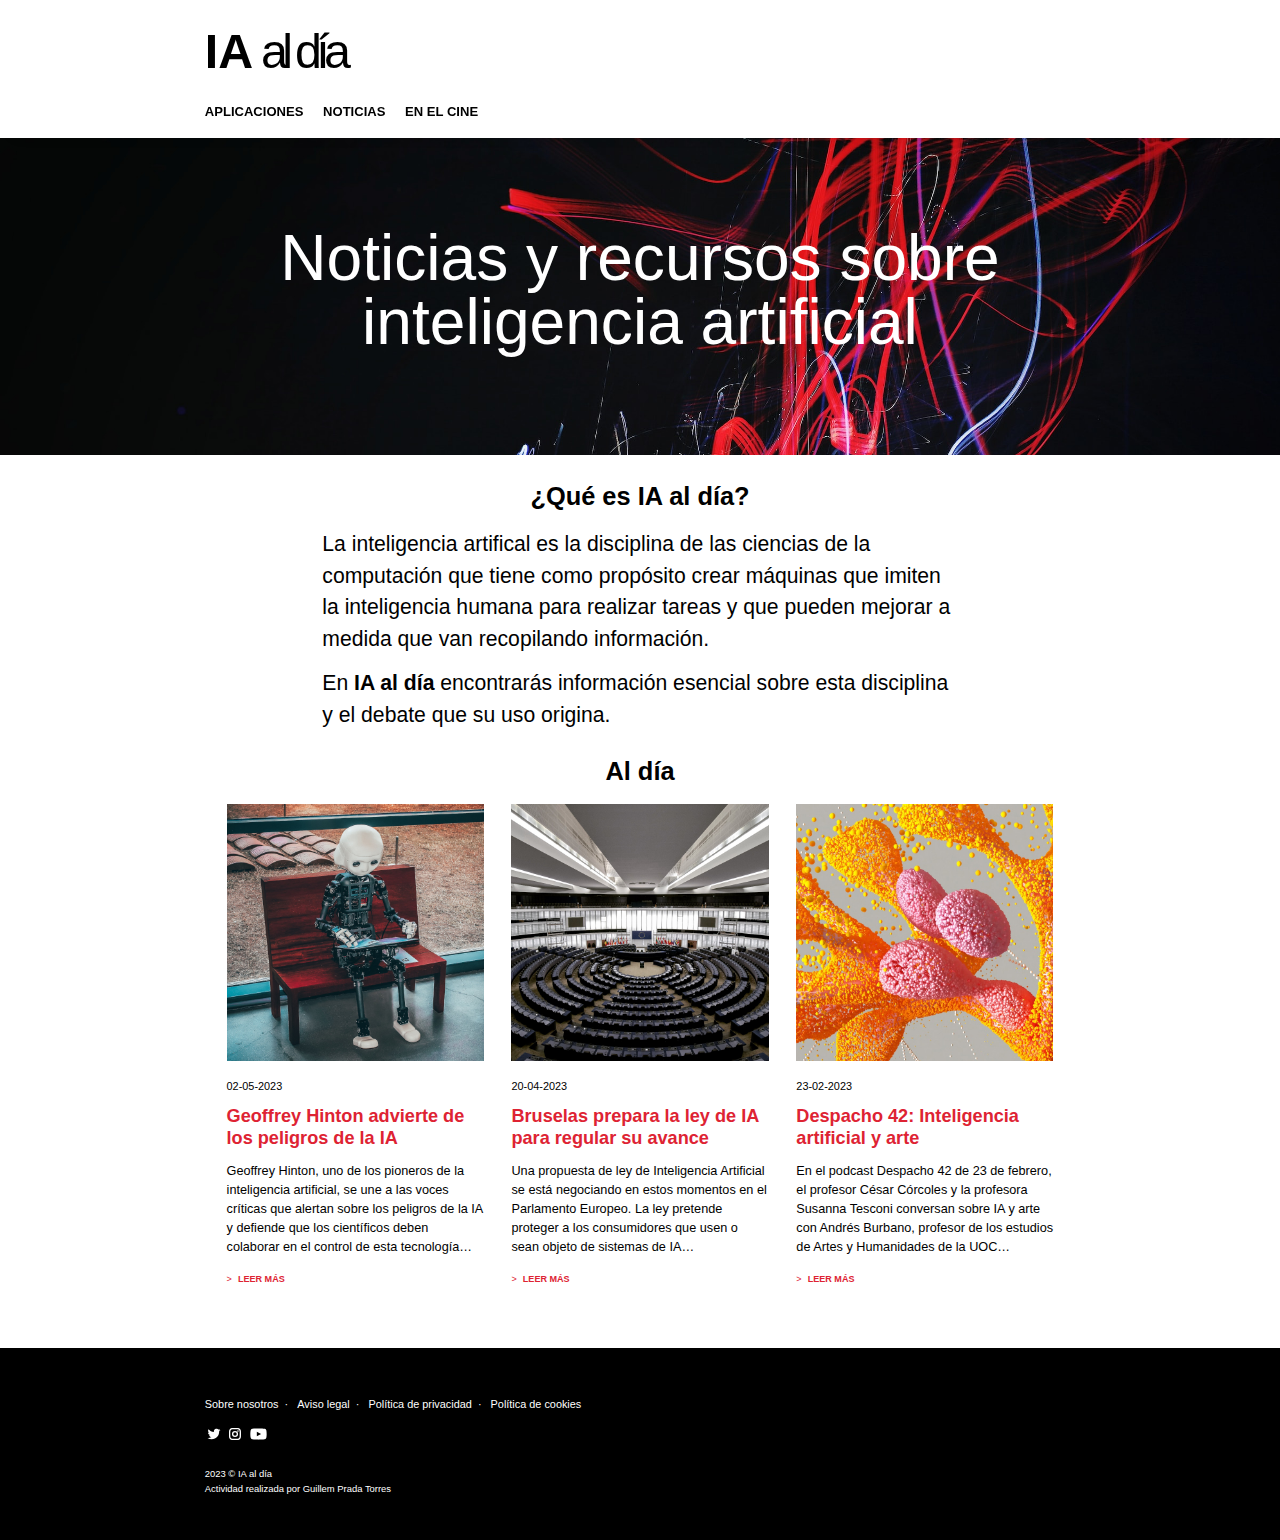
<file: index.html>
<!DOCTYPE html>
<html lang="es">

<head>
    <meta charset="UTF-8">
    <meta http-equiv="X-UA-Compatible" content="IE=edge">
    <meta name="viewport" content="width=device-width, initial-scale=1.0">
    <link rel="icon" sizes="16x16 32x32 48x48" href="img/favicon.ico">
    <link rel="preconnect" href="https://fonts.googleapis.com">
    <link rel="preconnect" href="https://fonts.gstatic.com" crossorigin>
    <link href="https://fonts.googleapis.com/css2?family=Source+Sans+Pro:ital,wght@0,400;0,700;1,400;1,700&display=swap" rel="stylesheet">
    <link href="css/estilos.css" rel="stylesheet" type="text/css">
    <title>IA al dia | Noticias de inteligencia artificial Aplicaciones Películas</title>
</head>

<body>
    <header class="container">
        <h1><a href="index.html"><abbr title="Inteligencia Artifical">IA</abbr><span> al día</span></a></h1>
    </header>
    <nav class="sticky">
        <ul class="container">
            <li><a href="aplicaciones.html">APLICACIONES</a></li>
            <li><a href="#">NOTICIAS</a></li>
            <li><a href="en-el-cine.html">EN EL CINE</a></li>
        </ul>
    </nav>
    <main id="inicio">
        <div class="lema">
            <p>Noticias y recursos sobre inteligencia artificial</p>
        </div>
        <div class="container">
            <section class="intro">
                <h2>¿Qué es <abbr title="Inteligencia Artifical">IA</abbr> al día?</h2>
                <p>La inteligencia artifical es la disciplina de las ciencias de la computación que tiene como propósito crear máquinas que imiten la inteligencia humana para realizar tareas y que pueden mejorar a medida que van recopilando información.</p>
                <p>En <b><abbr title="Inteligencia Artifical">IA</abbr> al día</b> encontrarás información esencial sobre esta disciplina y el debate que su uso origina.</p>
            </section>
            <section>
                <h2>Al día</h2>
                <div id="noticias">
                    <article>
                        <img src="img/n-geoffrey-hinton.jpg" alt="" title="Un robot estudiando sentado en un banco">
                        <p class="fecha"><time datetime="23-5-2">02-05-2023</time></p>
                        <h3><a href="#">Geoffrey Hinton advierte de los peligros de la <abbr title="Inteligencia Artifical">IA</abbr></a></h3>
                        <p>Geoffrey Hinton, uno de los pioneros de la inteligencia artificial, se une a las voces críticas que alertan sobre los peligros de la <abbr title="Inteligencia Artifical">IA</abbr> y defiende que los científicos deben colaborar en el control de esta tecnología&hellip;</p>
                        <a class="linkto" href="#">LEER MÁS</a>
                    </article>
                    <article>
                        <img src="img/n-ue-ia.jpg" alt="" title="Vista panorámica del Parlamento Europeo situado en Bruselas">
                        <p class="fecha"><time datetime="23-4-2">20-04-2023</time></p>
                        <h3><a href="#">Bruselas prepara la ley de <abbr title="Inteligencia Artifical">IA</abbr> para regular su avance</a></h3>
                        <p>Una propuesta de ley de Inteligencia Artificial se está negociando en estos momentos en el Parlamento Europeo. La ley pretende proteger a los consumidores que usen o sean objeto de sistemas de <abbr title="Inteligencia Artifical">IA</abbr>&hellip;</p>
                        <a class="linkto" href="#">LEER MÁS</a>
                    </article>
                    <article>
                        <img src="img/n-despacho42.jpg" alt="" title="Recorte de un post artístico realizado con Inteligencia Artificial">
                        <p class="fecha"><time datetime="23-2-23">23-02-2023</time></p>
                        <h3><a href="despacho-42.html">Despacho 42: Inteligencia artificial y arte</a></h3>
                        <p>En el podcast Despacho 42 de 23 de febrero, el profesor César Córcoles y la profesora Susanna Tesconi conversan sobre <abbr title="Inteligencia Artifical">IA</abbr> y arte con Andrés Burbano, profesor de los estudios de Artes y Humanidades de la <abbr lang="ca" title="Universitat Oberta de Cataluña">UOC</abbr>&hellip;</p>
                        <a class="linkto" href="despacho-42.html">LEER MÁS</a>
                    </article>
                </div>
            </section>
        </div>
    </main>
    <footer>
        <div class="container">
            <div>
                <ul>
                    <li><a href="#">Sobre nosotros</a></li>
                    <li><a href="#">Aviso legal</a></li>
                    <li><a href="#">Política de privacidad</a></li>
                    <li><a href="#">Política de cookies</a></li>
                </ul>
            </div>
            <div class="rrss">
                <a href="#">
                    <img src="img/twitter.svg" alt="" title="Link a nuestro perfil de Twitter">
                </a>
                <a href="#">
                    <img src="img/instagram.svg" alt="" title="Link a nuestro Instagram">
                </a>
                <a href="#">
                    <img src="img/youtube.svg" alt="" title="Link a nuestro canal de YouTube">
                </a>
            </div>
            <div class="copyright">
                <p>2023 &copy; <abbr title="Inteligencia Artifical">IA</abbr> al día</p>
                <p>Actividad realizada por Guillem Prada Torres</p>
            </div>
        </div>
    </footer>
</body>

</html>
</file>
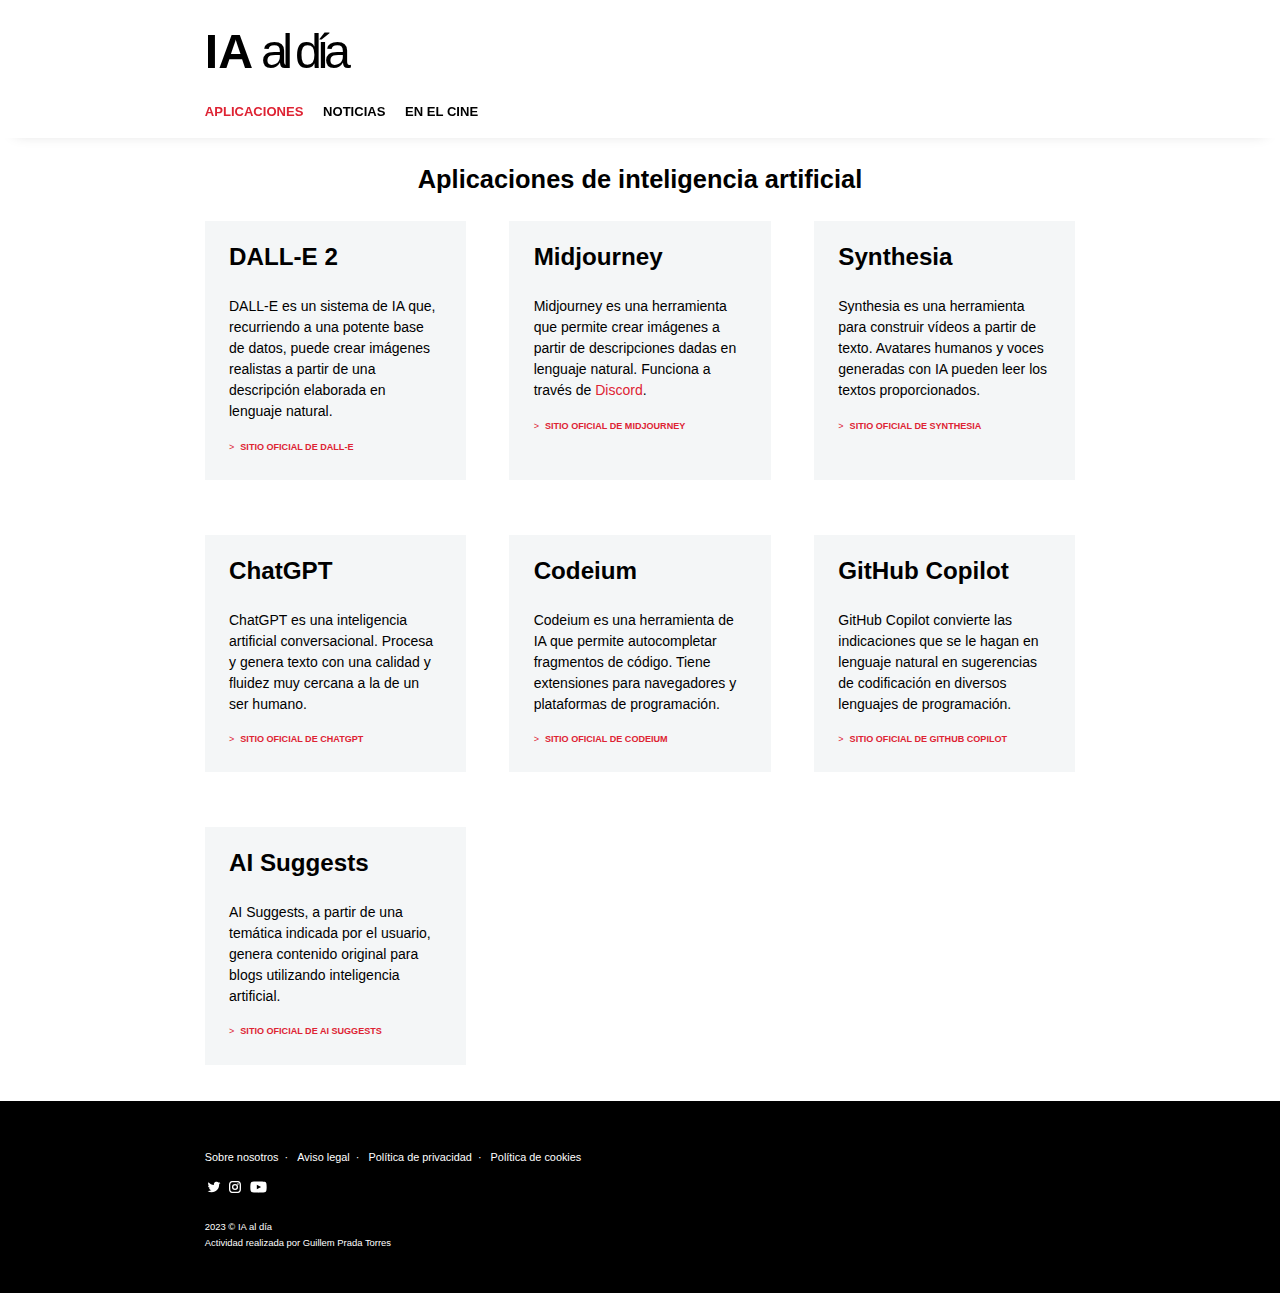
<file: aplicaciones.html>
<!DOCTYPE html>
<html lang="es">

<head>
    <meta charset="UTF-8">
    <meta http-equiv="X-UA-Compatible" content="IE=edge">
    <meta name="viewport" content="width=device-width, initial-scale=1.0">
    <link rel="icon" sizes="16x16 32x32 48x48" href="img/favicon.ico">
    <link rel="preconnect" href="https://fonts.googleapis.com">
    <link rel="preconnect" href="https://fonts.gstatic.com" crossorigin>
    <link href="https://fonts.googleapis.com/css2?family=Source+Sans+Pro:ital,wght@0,400;0,700;1,400;1,700&display=swap" rel="stylesheet">
    <link href="css/estilos.css" rel="stylesheet" type="text/css">
    <title>Apps de IA | chats, creación de imágenes, asistentes para el trabajo y más</title>
</head>

<body>
    <header class="container">
        <h1><a href="index.html"><abbr title="Inteligencia Artifical">IA</abbr><span> al día</span></a></h1>
    </header>
    <nav class="sticky">
        <ul class="container">
            <li class="active"><a href="aplicaciones.html">APLICACIONES</a></li>
            <li><a href="#">NOTICIAS</a></li>
            <li><a href="en-el-cine.html">EN EL CINE</a></li>
        </ul>
    </nav>
    <main class="aplicaciones">
        <div class="container">
            <h2>Aplicaciones de inteligencia artificial</h2>
            <div id="apps">
                <div>
                    <h3>DALL-E 2</h3>
                    <p>DALL-E es un sistema de <abbr title="Inteligencia Artificial">IA</abbr> que, recurriendo a una potente base de datos, puede crear imágenes realistas a partir de una descripción elaborada en lenguaje natural.</p>
                    <a class="linkto" href="https://openai.com/product/dall-e-2">SITIO OFICIAL DE DALL-E</a>
                </div>
                <div>
                    <h3>Midjourney</h3>
                    <p>Midjourney es una herramienta que permite crear imágenes a partir de descripciones dadas en lenguaje natural. Funciona a través de <a class="under" href="https://discord.com">Discord</a>.</p>
                    <a class="linkto" href="https://www.midjourney.com/home/">SITIO OFICIAL DE MIDJOURNEY</a>
                </div>
                <div>
                    <h3>Synthesia</h3>
                    <p>Synthesia es una herramienta para construir vídeos a partir de texto. Avatares humanos y voces generadas con <abbr title="Inteligencia Artifical">IA</abbr> pueden leer los textos proporcionados.</p>
                    <a class="linkto" href="https://www.synthesia.io/">SITIO OFICIAL DE SYNTHESIA</a>
                </div>
                <div>
                    <h3>ChatGPT</h3>
                    <p>ChatGPT es una inteligencia artificial conversacional. Procesa y genera texto con una calidad y fluidez muy cercana a la de un ser humano.</p>
                    <a class="linkto" href="https://chat.openai.com/">SITIO OFICIAL DE CHATGPT</a>
                </div>
                <div>
                    <h3>Codeium</h3>
                    <p>Codeium es una herramienta de <abbr title="Inteligencia Artifical">IA</abbr> que permite autocompletar fragmentos de código. Tiene extensiones para navegadores y plataformas de programación.</p>
                    <a class="linkto" href="https://codeium.com/">SITIO OFICIAL DE CODEIUM</a>
                </div>
                <div>
                    <h3>GitHub Copilot</h3>
                    <p>GitHub Copilot convierte las indicaciones que se le hagan en lenguaje natural en sugerencias de codificación en diversos lenguajes de programación.</p>
                    <a class="linkto" href="https://github.com/features/copilot">SITIO OFICIAL DE GITHUB COPILOT</a>
                </div>
                <div>
                    <h3><abbr lang="en" title="Artificial Intelligence">AI</abbr> Suggests</h3>
                    <p><abbr lang="en" title="Artificial Intelligence">AI</abbr> Suggests, a partir de una temática indicada por el usuario, genera contenido original para blogs utilizando inteligencia artificial.</p>
                    <a class="linkto" href="https://ai-suggests.com/">SITIO OFICIAL DE AI SUGGESTS</a>
                </div>
            </div>
        </div>
    </main>
    <footer>
        <div class="container">
            <div>
                <ul>
                    <li><a href="#">Sobre nosotros</a></li>
                    <li><a href="#">Aviso legal</a></li>
                    <li><a href="#">Política de privacidad</a></li>
                    <li><a href="#">Política de cookies</a></li>
                </ul>
            </div>
            <div class="rrss">
                <a href="#">
                    <img src="img/twitter.svg" alt="" title="Link a nuestro perfil de Twitter">
                </a>
                <a href="#">
                    <img src="img/instagram.svg" alt="" title="Link a nuestro Instagram">
                </a>
                <a href="#">
                    <img src="img/youtube.svg" alt="" title="Link a nuestro canal de YouTube">
                </a>
            </div>
            <div class="copyright">
                <p>2023 &copy; <abbr title="Inteligencia Artifical">IA</abbr> al día</p>
                <p>Actividad realizada por Guillem Prada Torres</p>
            </div>
        </div>
    </footer>
</body>

</html>
</file>
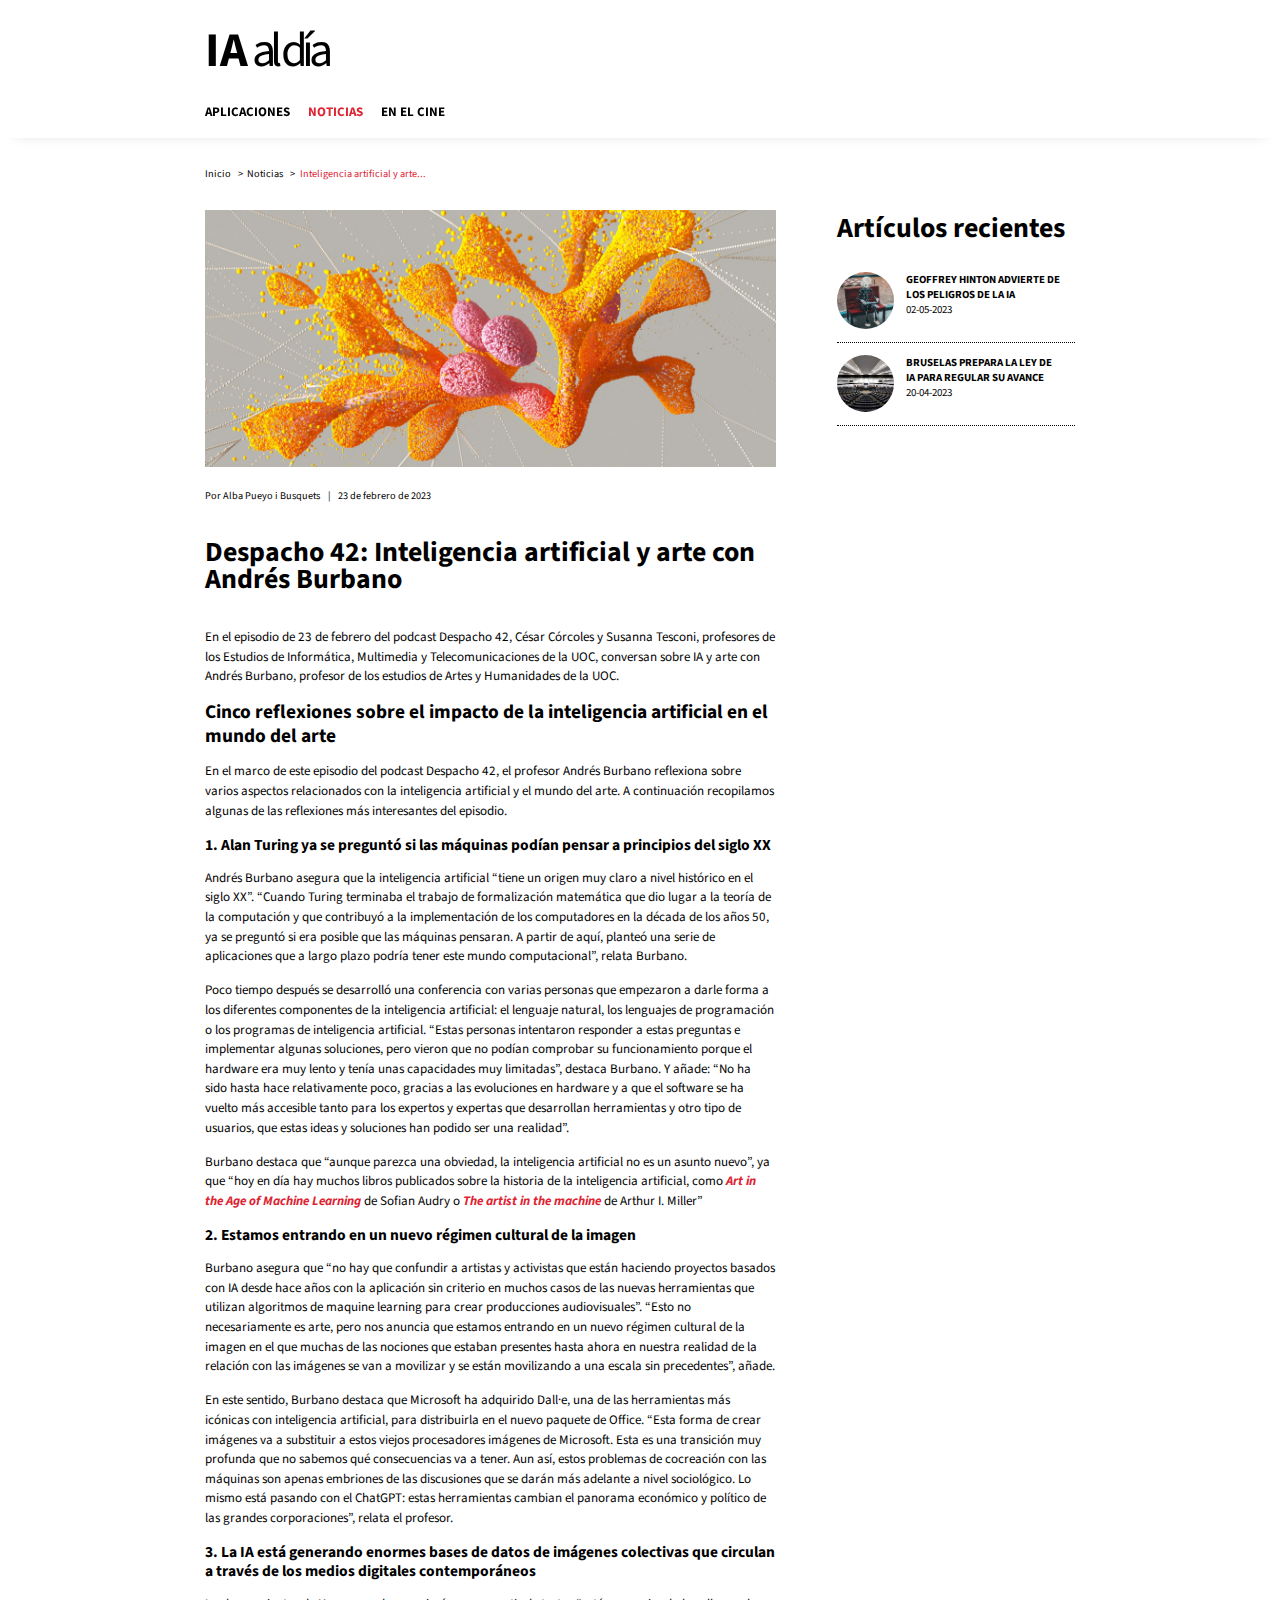
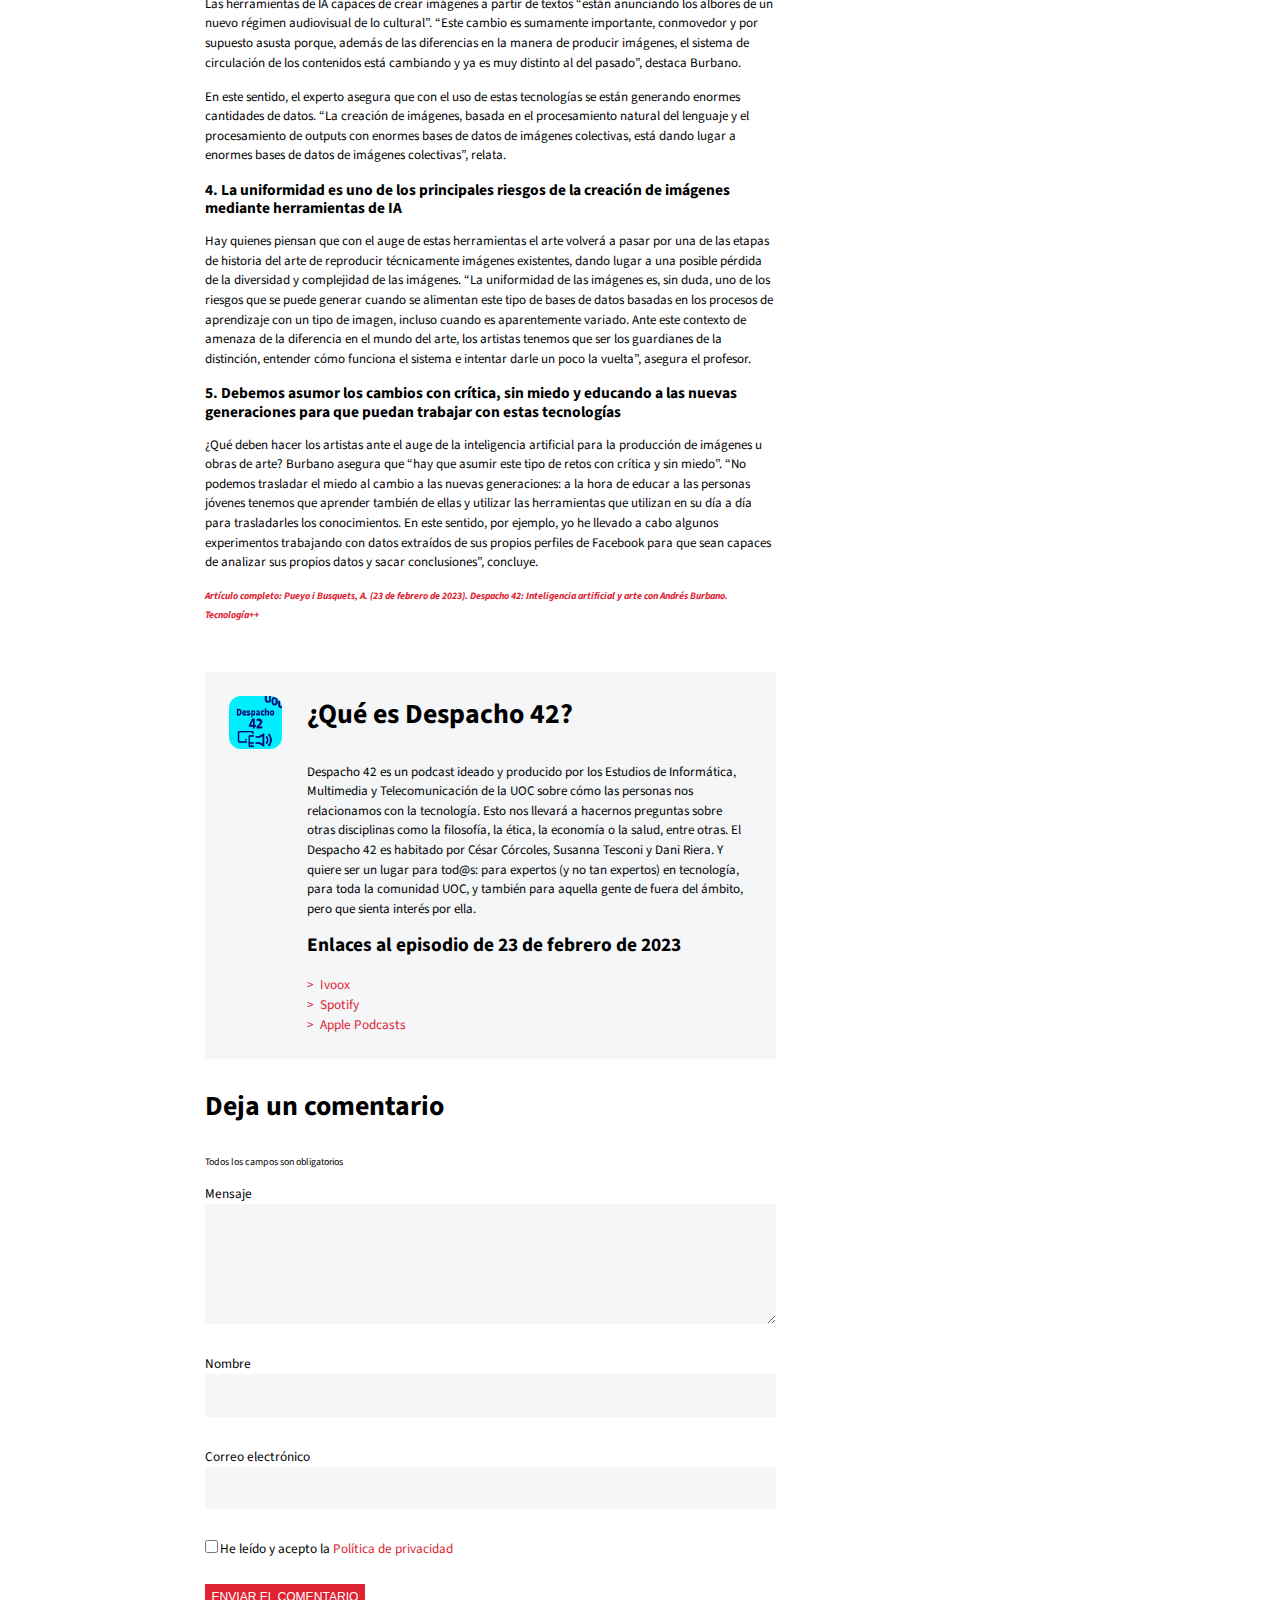
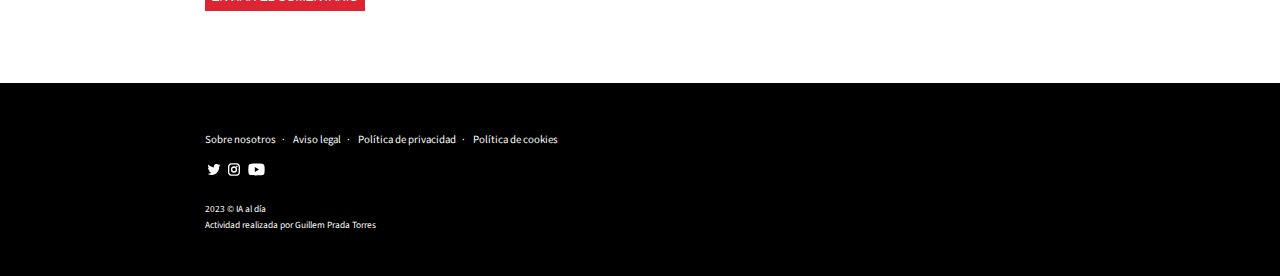
<file: despacho-42.html>
<!DOCTYPE html>
<html lang="es">

<head>
    <meta charset="UTF-8">
    <meta http-equiv="X-UA-Compatible" content="IE=edge">
    <meta name="viewport" content="width=device-width, initial-scale=1.0">
    <link rel="icon" sizes="16x16 32x32 48x48" href="img/favicon.ico">
    <link rel="preconnect" href="https://fonts.googleapis.com">
    <link rel="preconnect" href="https://fonts.gstatic.com" crossorigin>
    <link href="https://fonts.googleapis.com/css2?family=Source+Sans+3:ital,wght@0,400;0,700;1,400;1,700&display=swap" rel="stylesheet">
    <link href="css/estilos.css" rel="stylesheet" type="text/css">
    <title>Inteligencia Artificial y arte con Andrés Burbano | Despacho 42 | UOC</title>

</head>

<body>
    <a class="sr" href="#main">Ir al contenido principal</a>
    <header class="container">
        <h1><a href="index.html"><abbr title="Inteligencia Artifical">IA</abbr><span> al día</span></a></h1>
    </header>
    <nav class="sticky">
        <ul class="container">
            <li><a href="aplicaciones.html">APLICACIONES</a></li>
            <li class="active"><a href="#">NOTICIAS</a></li>
            <li><a href="en-el-cine.html">EN EL CINE</a></li>
        </ul>
    </nav>
    <main id="ds42" class="container">
        <nav class="nav">
            <ul class="breadcrumb">
                <li><a href="index.html">Inicio</a></li>
                <li><a href="#">Noticias</a></li>
                <li class="active">Inteligencia artificial y arte...</li>
            </ul>
        </nav>

        <article class="articulo">
            <figure>
                <img src="img/n-despacho42-post.jpg" alt="Obra de arte abstracta realizada con Inteligencia Artificial">
                <figcaption>
                    <cite class="autor">Por Alba Pueyo i Busquets &nbsp;&nbsp;&nbsp;|&nbsp;&nbsp;&nbsp; <time datetime="2023-02-23">23 de febrero de 2023</time></cite>
                </figcaption>
            </figure>
            <section>
                <h2>Despacho 42: Inteligencia artificial y arte con Andrés Burbano</h2>
                <p>En el episodio de 23 de febrero del podcast Despacho 42, César Córcoles y Susanna Tesconi, profesores de los
                    Estudios de Informática, Multimedia y Telecomunicaciones de la <abbr lang="ca" title="Universitat Oberta de Catalunya">UOC</abbr>,
                    conversan sobre <abbr title="Inteligencia artificial">IA</abbr> y arte con Andrés Burbano, profesor de los
                    estudios de Artes y Humanidades de la <abbr lang="ca" title="Universitat Oberta de Catalunya">UOC</abbr>.
                </p>
                <h3>Cinco reflexiones sobre el impacto de la inteligencia artificial en el mundo del arte</h3>
                <p>
                    En el marco de este episodio del podcast Despacho 42, el profesor Andrés Burbano reflexiona sobre varios
                    aspectos relacionados con la inteligencia artificial y el mundo del arte. A continuación recopilamos algunas
                    de las reflexiones más interesantes del episodio.
                </p>

                <h4>1. Alan Turing ya se preguntó si las máquinas podían pensar a principios del siglo XX</h4>
                <p>
                    Andrés Burbano asegura que la inteligencia artificial <q>tiene un origen muy claro a nivel histórico en el siglo XX</q>.
                    <q>Cuando Turing terminaba el trabajo de formalización matemática que dio lugar a la teoría de la computación y que contribuyó
                        a la implementación de los computadores en la década de los años 50, ya se preguntó si era posible que las máquinas pensaran.
                        A partir de aquí, planteó una serie de aplicaciones que a largo plazo podría tener este mundo computacional</q>, relata Burbano.

                </p>
                <p>
                    Poco tiempo después se desarrolló una conferencia con varias personas que empezaron a darle forma a los diferentes
                    componentes de la inteligencia artificial: el lenguaje natural, los lenguajes de programación o los programas de
                    inteligencia artificial. <q>Estas personas intentaron responder a estas preguntas e implementar algunas soluciones,
                        pero vieron que no podían comprobar su funcionamiento porque el hardware era muy lento y tenía unas capacidades muy limitadas</q>,
                    destaca Burbano. Y añade: <q>No ha sido hasta hace relativamente poco, gracias a las evoluciones en hardware y a
                        que el software se ha vuelto más accesible tanto para los expertos y expertas que desarrollan herramientas y otro
                        tipo de usuarios, que estas ideas y soluciones han podido ser una realidad</q>.

                </p>
                <p>
                    Burbano destaca que <q>aunque parezca una obviedad, la inteligencia artificial no es un asunto nuevo</q>, ya que <q>hoy
                        en día hay muchos libros publicados sobre la historia de la inteligencia artificial, como <cite class="titulo">
                            <a class="under" href="https://mitpress.mit.edu/9780262046183/art-in-the-age-of-machine-learning/">
                                Art in the Age of Machine Learning</a></cite> de <cite class="autor">Sofian Audry</cite> o <cite class="titulo">
                            <a class="under" href="https://www.artistinthemachine.net/"> The artist in the machine</a></cite>
                        de <cite class="autor">Arthur I. Miller</cite></q>
                </p>
                <h4>2. Estamos entrando en un nuevo régimen cultural de la imagen</h4>
                <p>
                    Burbano asegura que <q>no hay que confundir a artistas y activistas que están haciendo proyectos basados con
                        <abbr title="Inteligencia artificial">IA</abbr> desde hace años con la aplicación sin criterio en muchos casos de las nuevas herramientas que
                        utilizan algoritmos de <span lang="en">maquine learning</span> para crear producciones audiovisuales</q>.
                    <q>Esto no necesariamente es arte, pero nos anuncia que estamos entrando en un nuevo régimen cultural de la
                        imagen en el que muchas de las nociones que estaban presentes hasta ahora en nuestra realidad de la relación
                        con las imágenes se van a movilizar y se están movilizando a una escala sin precedentes</q>, añade.
                </p>
                <p>
                    En este sentido, Burbano destaca que Microsoft ha adquirido Dall·e, una de las herramientas más icónicas con
                    inteligencia artificial, para distribuirla en el nuevo paquete de Office. <q>Esta forma de crear imágenes va a
                        substituir a estos viejos procesadores imágenes de Microsoft. Esta es una transición muy profunda que no sabemos
                        qué consecuencias va a tener. Aun así, estos problemas de cocreación con las máquinas son apenas embriones de las
                        discusiones que se darán más adelante a nivel sociológico. Lo mismo está pasando con el ChatGPT: estas herramientas
                        cambian el panorama económico y político de las grandes corporaciones</q>, relata el profesor.
                </p>
                <h4>3. La IA está generando enormes bases de datos de imágenes colectivas que circulan a través
                    de los medios digitales contemporáneos</h4>
                <p>
                    Las herramientas de IA capaces de crear imágenes a partir de textos <q>están anunciando los albores de un nuevo régimen audiovisual
                        de lo cultural</q>. <q>Este cambio es sumamente importante, conmovedor y por supuesto asusta porque, además de las diferencias en
                        la manera de producir imágenes, el sistema de circulación de los contenidos está cambiando y ya es muy distinto al del pasado</q>,
                    destaca Burbano.
                </p>
                <p>
                    En este sentido, el experto asegura que con el uso de estas tecnologías se están generando enormes cantidades de datos.
                    <q>La creación de imágenes, basada en el procesamiento natural del lenguaje y el procesamiento de outputs con enormes
                        bases de datos de imágenes colectivas, está dando lugar a enormes bases de datos de imágenes colectivas</q>, relata.

                </p>
                <h4>4. La uniformidad es uno de los principales riesgos de la creación de imágenes mediante
                    herramientas de <abbr title="Inteligencia Artifical">IA</abbr></h4>
                <p>
                    Hay quienes piensan que con el auge de estas herramientas el arte volverá a pasar por una de las etapas de historia
                    del arte de reproducir técnicamente imágenes existentes, dando lugar a una posible pérdida de la diversidad y complejidad
                    de las imágenes. <q>La uniformidad de las imágenes es, sin duda, uno de los riesgos que se puede generar cuando se alimentan
                        este tipo de bases de datos basadas en los procesos de aprendizaje con un tipo de imagen, incluso cuando es aparentemente
                        variado. Ante este contexto de amenaza de la diferencia en el mundo del arte, los artistas tenemos que ser los guardianes de
                        la distinción, entender cómo funciona el sistema e intentar darle un poco la vuelta</q>, asegura el profesor.
                </p>
                <h4>5. Debemos asumor los cambios con crítica, sin miedo y educando a las nuevas generaciones
                    para que puedan trabajar con estas tecnologías</h4>
                <p>
                    ¿Qué deben hacer los artistas ante el auge de la inteligencia artificial para la producción de imágenes u obras de arte?
                    Burbano asegura que <q>hay que asumir este tipo de retos con crítica y sin miedo</q>. <q>No podemos trasladar el miedo al
                        cambio a las nuevas generaciones: a la hora de educar a las personas jóvenes tenemos que aprender también de ellas y
                        utilizar las herramientas que utilizan en su día a día para trasladarles los conocimientos. En este sentido, por ejemplo,
                        yo he llevado a cabo algunos experimentos trabajando con datos extraídos de sus propios perfiles de Facebook para que sean
                        capaces de analizar sus propios datos y sacar conclusiones</q>, concluye.
                </p>
                <cite class="titulo last"><a class="under" href="http://blogs.uoc.edu/informatica/despacho-42-inteligencia-artificial-y-arte/">
                        Artículo completo: Pueyo i Busquets, A. (<time datetime="2023-02-23">23 de febrero de 2023</time>).
                        Despacho 42: Inteligencia artificial y arte con Andrés Burbano. Tecnología++</a></cite>
            </section>
            <blockquote>
                <img src="img/isologo-despacho42.jpg" alt="">
                <div>
                    <h2>¿Qué es Despacho 42?</h2>
                    <p>Despacho 42 es un podcast ideado y producido por los Estudios de Informática, Multimedia y Telecomunicación de la
                        <abbr lang="ca" title="Universitat Oberta de Catalunya">UOC</abbr> sobre cómo las personas nos relacionamos con la tecnología.
                        Esto nos llevará a hacernos preguntas sobre otras disciplinas como la filosofía, la ética, la economía o la salud, entre otras.
                        El Despacho 42 es habitado por César Córcoles, Susanna Tesconi y Dani Riera. Y quiere ser un lugar para tod@s: para expertos
                        (y no tan expertos) en tecnología, para toda la comunidad <abbr lang="ca" title="Universitat Oberta de Catalunya">UOC</abbr>,
                        y también para aquella gente de fuera del ámbito, pero que sienta interés por ella.
                    </p>
                    <h3>Enlaces al episodio de 23 de febrero de 2023</h3>
                    <ul>
                        <li><a class="to" href="">Ivoox</a></li>
                        <li><a class="to" href="">Spotify</a></li>
                        <li><a class="to" href="">Apple Podcasts</a></li>
                    </ul>
                </div>
            </blockquote>
            <form name="comentario" action="despacho-42.html" method="post">
                <h2>Deja un comentario</h2>
                <p class="obligatorio">Todos los campos son obligatorios</p>
                <ul>
                    <li>
                        <label for="mensaje">Mensaje</label>
                        <textarea name="mensaje" id="mensaje" rows="8" title="Deja aquí tu comentario" required></textarea>
                    </li>
                    <li>
                        <label for="nombre">Nombre</label>
                        <input type="text" name="nombre" id="nombre" value pattern="[a-zA-ZàáâäãåąčćęèéêëėįìíîïłńòóôöõøùúûüųūÿýżźñçčšžÀÁÂÄÃÅĄĆČĖĘÈÉÊËÌÍÎÏĮŁŃÒÓÔÖÕØÙÚÛÜŲŪŸÝŻŹÑßÇŒÆČŠŽ∂ð ,.'-]{2,64}" title="Solo caracteres alfabéticos. Un mínimo de 2 y un máximo de 64 caracteres" required>
                    <li>
                        <label for="mail">Correo electrónico</label>
                        <input type="email" id="mail" name="user_mail" title="Introduce un correo electrónico válido" pattern="[a-zA-Z0-9_-]([\.]?[a-zA-Z0-9_-])+@[a-zA-Z0-9]([^@&%$\/()=?¿!.,:;]|\d)+[a-zA-Z0-9][\.][a-zA-Z]{2,4}([\.][a-zA-Z]{2})?" required>
                    </li>
                    <li>
                        <input type="checkbox" name="politica" id="politica" value="Aceptación de la política de privacidad y aviso legal" required>
                        <label for="politica"> He leído y acepto la <a href="#">Política de privacidad</a></label>
                    </li>
                    <li>
                        <button type="submit">Enviar el comentario</button>
                    </li>
                </ul>
            </form>
        </article>
        <aside class="aside">
            <h2>Artículos recientes</h2>
            <article>
                <img src="img/n-geoffrey-hinton-thumbnail.jpg" alt="" title="Un robot estudiando sentado en un banco">
                <div>
                    <a href="#">
                        <h3>GEOFFREY HINTON ADVIERTE DE LOS PELIGROS DE LA IA</h3>
                    </a>
                    <p><time datetime="2023-05-02">02-05-2023</time></p>
                </div>
            </article>
            <article>
                <img src="img/n-ue-ia-thumbnail.jpg" alt="" title="Vista panorámica del Parlamento Europeo situado en Bruselas">
                <div>
                    <a href="#">
                        <h3>BRUSELAS PREPARA LA LEY DE IA PARA REGULAR SU AVANCE</h3>
                    </a>
                    <p><time datetime="2023-04-20">20-04-2023</time></p>
                </div>
            </article>
        </aside>
    </main>

    <footer>
        <div class="container">
            <div>
                <ul>
                    <li><a href="#">Sobre nosotros</a></li>
                    <li><a href="#">Aviso legal</a></li>
                    <li><a href="#">Política de privacidad</a></li>
                    <li><a href="#">Política de cookies</a></li>
                </ul>
            </div>
            <div class="rrss">
                <a href="#">
                    <img src="img/twitter.svg" alt="" title="Link a nuestro perfil de Twitter">
                </a>
                <a href="#">
                    <img src="img/instagram.svg" alt="" title="Link a nuestro Instagram">
                </a>
                <a href="#">
                    <img src="img/youtube.svg" alt="" title="Link a nuestro canal de YouTube">
                </a>
            </div>
            <div class="copyright">
                <p>2023 &copy; <abbr title="Inteligencia Artifical">IA</abbr> al día</p>
                <p>Actividad realizada por Guillem Prada Torres</p>
            </div>
        </div>
    </footer>
</body>

</html>
</file>
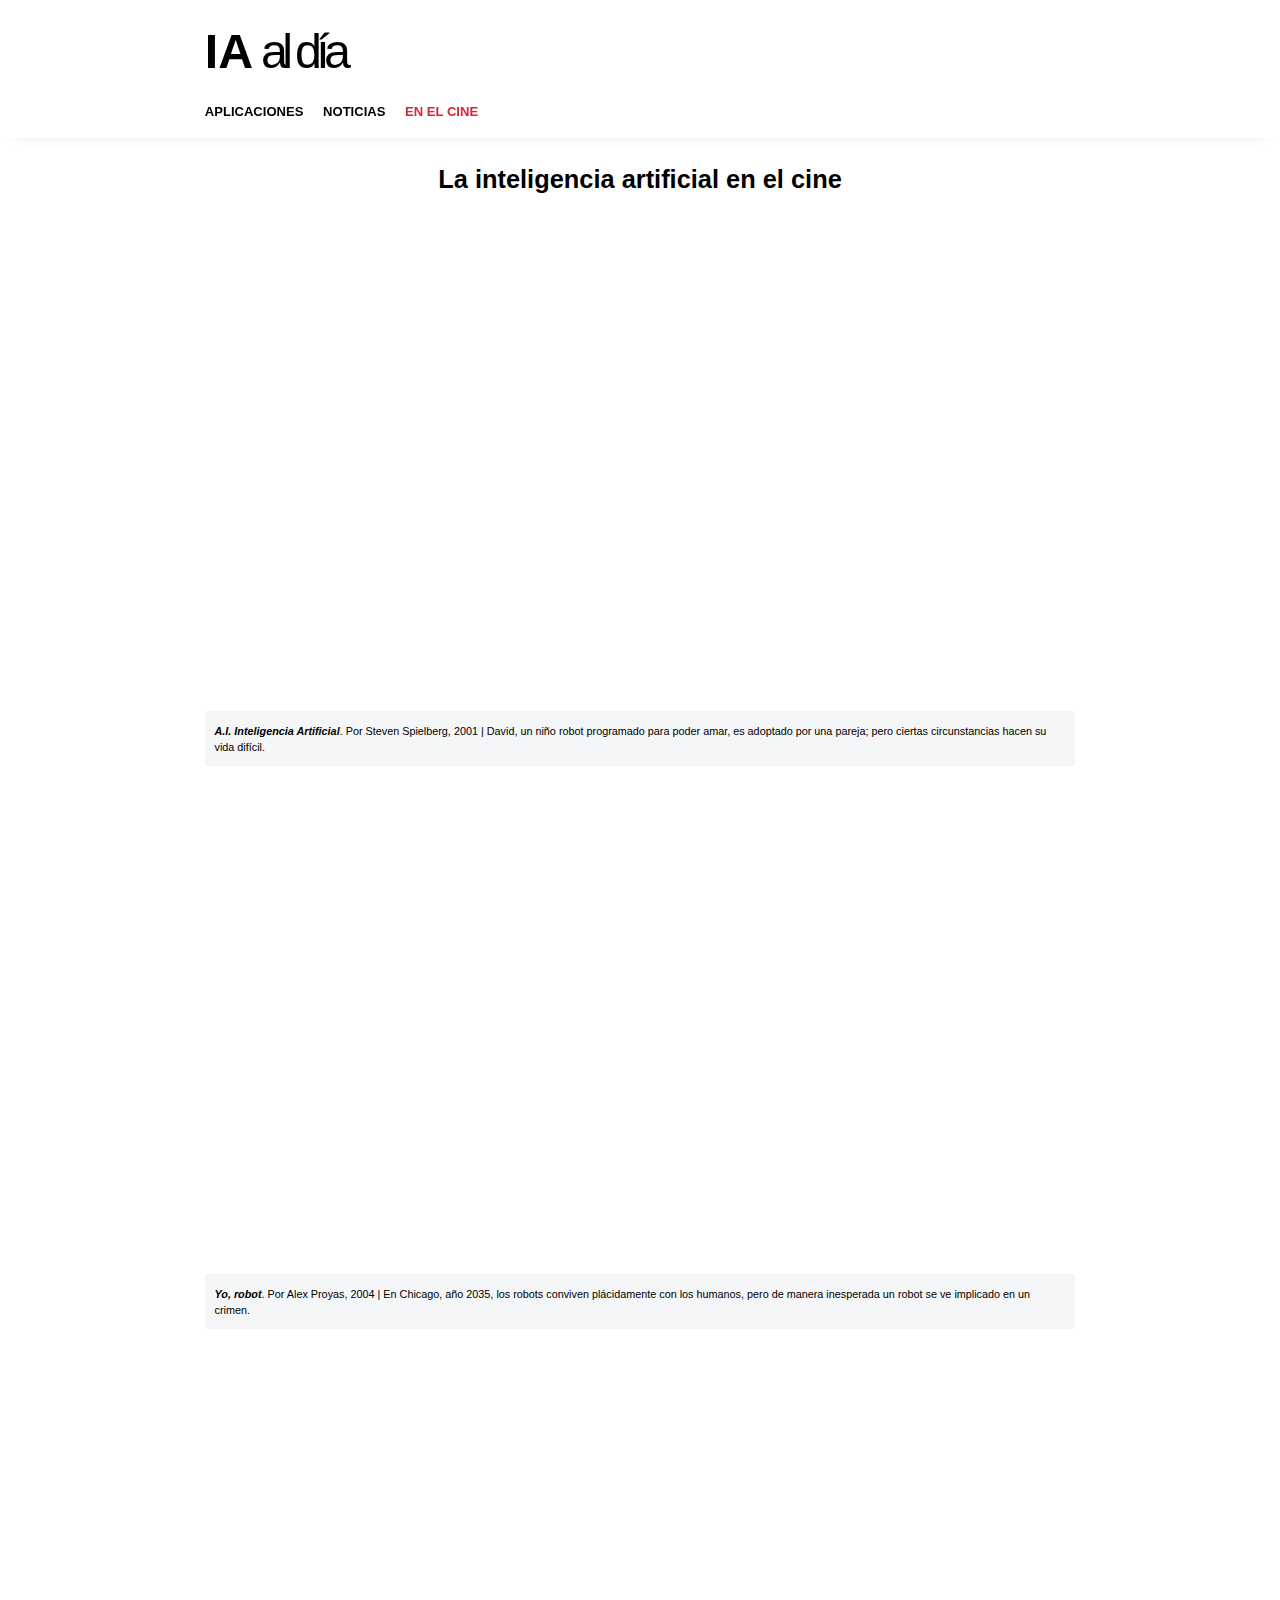
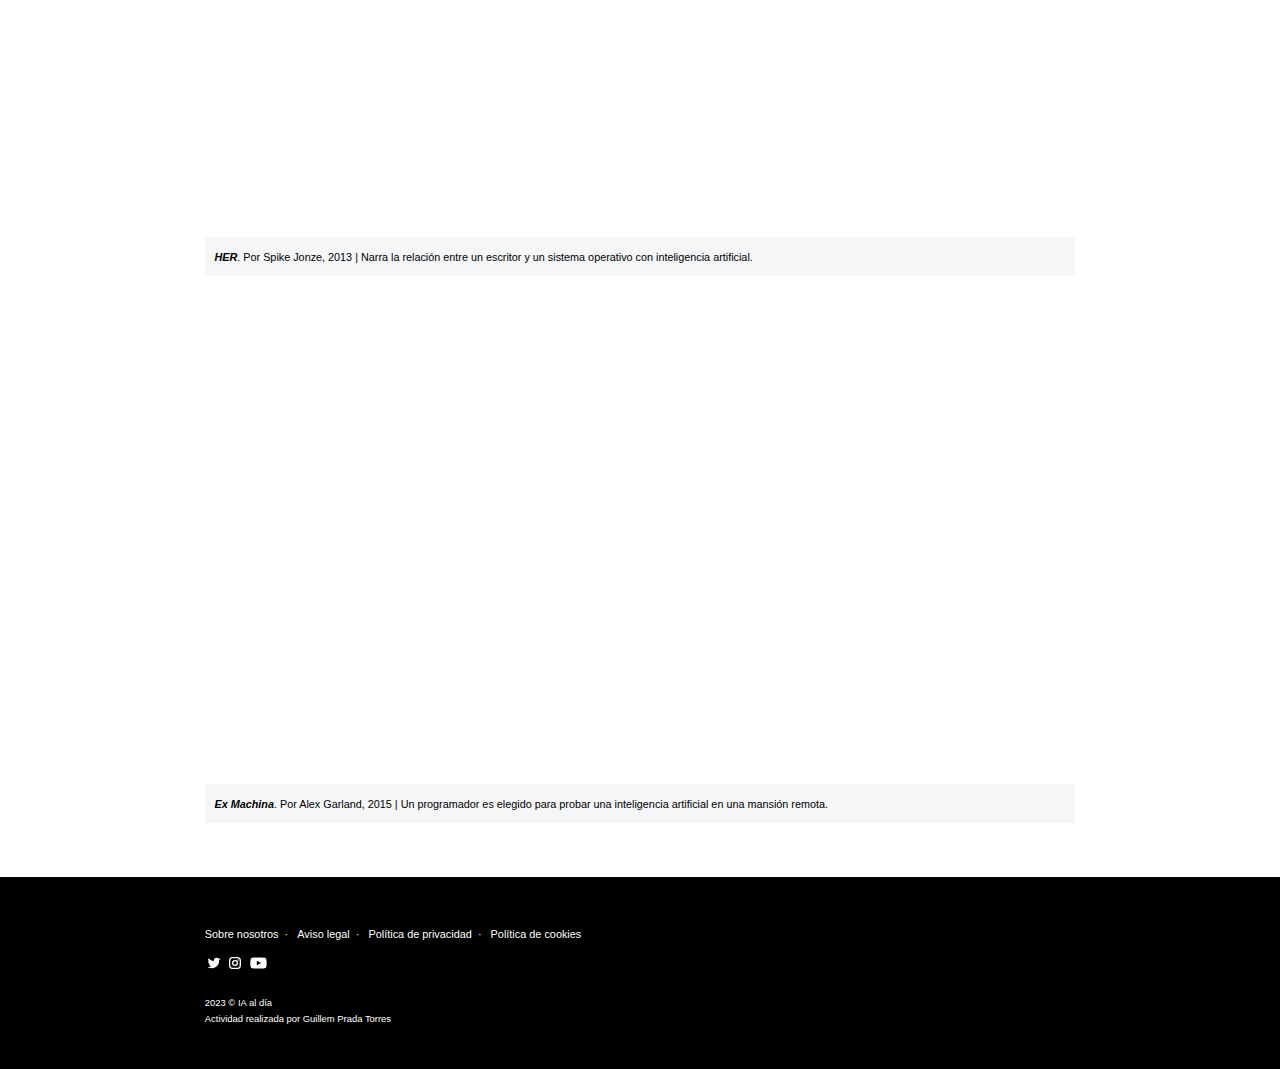
<file: en-el-cine.html>
<!DOCTYPE html>
<html lang="es">

<head>
    <meta charset="UTF-8">
    <meta http-equiv="X-UA-Compatible" content="IE=edge">
    <meta name="viewport" content="width=device-width, initial-scale=1.0">
    <link rel="icon" sizes="16x16 32x32 48x48" href="img/favicon.ico">
    <link rel="preconnect" href="https://fonts.googleapis.com">
    <link rel="preconnect" href="https://fonts.gstatic.com" crossorigin>
    <link href="https://fonts.googleapis.com/css2?family=Source+Sans+Pro:ital,wght@0,400;0,700;1,400;1,700&display=swap" rel="stylesheet">
    <link href="css/estilos.css" rel="stylesheet" type="text/css">
    <title>Películas de IA sí, ¿Pero Ciéncia Ficción? | AI Inteligencia Artifical | Yo, robot | HER | Ex Machina</title>
</head>

<body>
    <header class="container">
        <h1><a href="index.html"><abbr title="Inteligencia Artifical">IA</abbr><span> al día</span></a></h1>
    </header>
    <nav class="sticky">
        <ul class="container">
            <li><a href="aplicaciones.html">APLICACIONES</a></li>
            <li><a href="#">NOTICIAS</a></li>
            <li class="active"><a href="en-el-cine.html">EN EL CINE</a></li>
        </ul>
    </nav>
    <main>
        <h2>La inteligencia artificial en el cine</h2>
        <div class="container cine">
            <div class="v1">
                <figure class="video"><iframe class="responsive-iframe" src="https://www.youtube.com/embed/_19pRsZRiz4" title="A.I. Inteligencia - Tráiler" allow="accelerometer; autoplay; clipboard-write; encrypted-media; gyroscope; picture-in-picture; web-share" allowfullscreen></iframe>
                </figure>
                <blockquote>
                    <cite class="titulo">A.I. Inteligencia Artificial</cite>. Por
                    <cite class="autor">Steven Spielberg</cite>, <time datetime="2001">2001</time> |
                    David, un niño robot programado para poder amar, es
                    adoptado por una pareja; pero ciertas circunstancias hacen su vida difícil.
                </blockquote>
            </div>
            <div class="v2">
                <div class="video"><iframe class="responsive-iframe" src="https://www.youtube.com/embed/xR3TT0nSORc" title="Yo, robot - Tráiler" allow="accelerometer; autoplay; clipboard-write; encrypted-media; gyroscope; picture-in-picture; web-share" allowfullscreen></iframe>
                </div>
                <blockquote>
                    <cite class="titulo">Yo, robot</cite>. Por
                    <cite class="autor">Alex Proyas</cite>, <time datetime="2004">2004</time> | En Chicago, año 2035,
                    los robots conviven plácidamente con los humanos, pero de manera inesperada un robot se ve implicado
                    en
                    un crimen.
                </blockquote>
            </div>
            <div class="v3">
                <div class="video"><iframe class="responsive-iframe" src="https://www.youtube.com/embed/UVMcpZ42BkA" title="HER - Tráiler en Inglés Subtitulado" allow="accelerometer; autoplay; clipboard-write; encrypted-media; gyroscope; picture-in-picture; web-share" allowfullscreen></iframe>
                </div>
                <blockquote>
                    <cite class="titulo">HER</cite>. Por
                    <cite class="autor">Spike Jonze</cite>, <time datetime="2013">2013</time> | Narra la
                    relación entre un escritor y un sistema operativo con inteligencia artificial.
                </blockquote>
            </div>
            <div class="v4">
                <div class="video"><iframe class="responsive-iframe" src="https://www.youtube.com/embed/sNExF5WYMaA" title="Ex Machina - Tráiler Oficial en Inglés" allow="accelerometer; autoplay; clipboard-write; encrypted-media; gyroscope; picture-in-picture; web-share" allowfullscreen></iframe>
                </div>
                <blockquote>
                    <cite class="titulo">Ex Machina</cite>. Por
                    <cite class="autor">Alex Garland</cite>, <time datetime="2015">2015</time> | Un
                    programador es elegido para probar una inteligencia artificial en una mansión remota.
                </blockquote>
            </div>
        </div>
    </main>
    <footer>
        <div class="container">
            <div>
                <ul>
                    <li><a href="#">Sobre nosotros</a></li>
                    <li><a href="#">Aviso legal</a></li>
                    <li><a href="#">Política de privacidad</a></li>
                    <li><a href="#">Política de cookies</a></li>
                </ul>
            </div>
            <div class="rrss">
                <a href="#">
                    <img src="img/twitter.svg" alt="" title="Link a nuestro perfil de Twitter">
                </a>
                <a href="#">
                    <img src="img/instagram.svg" alt="" title="Link a nuestro Instagram">
                </a>
                <a href="#">
                    <img src="img/youtube.svg" alt="" title="Link a nuestro canal de YouTube">
                </a>
            </div>
            <div class="copyright">
                <p>2023 &copy; <abbr title="Inteligencia Artifical">IA</abbr> al día</p>
                <p>Actividad realizada por Guillem Prada Torres</p>
            </div>
        </div>
    </footer>
</body>

</html>
</file>
<file: css/estilos.css>
:root {
    --primary-color: rgb(0, 0, 0);
    --secondary-color: rgb(255, 255, 255);
    --contrast-color: rgb(222, 35, 51);
    --bg-color: rgb(244, 246, 247);
    --hover-nav-logo: rgba(0, 0, 0, .5);
}

/****************************
Estilos Generales
*****************************/
*,
::after,
::before {
    margin: 0;
    padding: 0;
    box-sizing: border-box;
}

html {
    font-size: 3.48vw;
}

body {
    font-family: 'Source Sans 3', sans-serif;
    font-weight: 400;
    color: var(--primary-color);
    line-height: 1.5;
}

.sr {
    position: absolute;
    left: -10000px;
    top: auto;
    width: 1px;
    height: 1px;
    overflow: hidden;
}

.container {
    margin: 0 auto;
    width: 92%;
}

h2 {
    margin-bottom: 2.4rem;
    margin-top: 2.4rem;
    text-align: center;
    line-height: 1;
    font-size: 2.4rem;
    font-weight: 700;
}

p {
    font-size: 1.28rem;
    margin-bottom: 1rem;
}

ul {
    list-style-type: none;
    margin-left: 0;
}

abbr {
    text-decoration: none;
}

blockquote {
    background-color: var(--bg-color);
}

/*************Cabecera-Menú*************/
h1 {
    text-align: center;
    font-size: 4rem;
    margin-top: 1.2rem;
}

h1 span {
    font-weight: 400;
    letter-spacing: -.47rem;
}

nav li {
    display: flex;
    justify-content: center;
    font-size: 1.05rem;
    font-weight: 700;
    line-height: 2rem;
}

.sticky {
    position: sticky;
    top: 0;
    z-index: 2;
    display: flex;
    justify-content: center;
    align-items: center;
    width: 100%;
    padding-top: 1rem;
    padding-bottom: 1rem;
    background-color: var(--secondary-color);
    box-shadow: 0px 10px 15px -15px rgba(0, 0, 0, .2);
}

/*************PieDePágina*************/
footer {
    width: 100%;
    margin-top: 3rem;
    padding: 3rem 0;
    background-color: var(--primary-color);
    color: var(--secondary-color);
    font-size: 1.2rem;
    text-align: center;
}

footer div {
    margin: 1rem auto;
}

div.rrss {
    margin-bottom: 2rem;
}

.rrss a img {
    width: 1.8rem;
}

.rrss a:last-child img {
    width: 2.2rem;
}

.copyright p {
    font-size: 1rem;
    line-height: .4;
}

/*************Enlaces*************/
a {
    color: var(--contrast-color);
    text-decoration: none;
}

h1 a,
nav a {
    color: var(--primary-color);
}

.active,
.active a {
    color: var(--contrast-color);
}

nav a:hover,
h1 a:hover {
    color: var(--hover-nav-logo);
}

footer a {
    color: var(--secondary-color);
}

footer a:hover {
    color: var(--contrast-color);
}

footer img:hover {
    opacity: .7;
}

a.under:hover {
    color: var(--contrast-color);
    text-decoration: underline;
}

/*************MediaQueries*************/
@media (min-width: 768px) {
    html {
        font-size: 1.7vw;
    }

    p {
        font-size: 1.75rem;
    }

    footer {
        font-size: 1rem;
    }

    .rrss a img {
        width: 1.5rem;
    }

    .rrss a:last-child img {
        width: 1.9rem;
    }

    .copyright p {
        font-size: .8rem;
    }
}

@media (orientation: landscape) and (max-width: 767px) {
    .sticky {
        max-height: 20vh;
    }
}

@media (orientation: landscape) and (max-width:1199px) {
    nav.sticky {
        text-align: center;
    }

    nav.sticky ul li {
        display: inline;
    }

    nav.sticky ul li:not(:last-of-type) {
        margin-right: 1.35rem;
    }
}

@media (min-width: 1200px) {
    html {
        font-size: 0.945vw;
    }

    h1 {
        text-align: left;
        margin-bottom: 0;
    }

    h2 {
        font-size: 2.1rem;
    }

    nav ul li {
        display: inline;
        margin-right: 1.35rem;
        font-size: 1.08rem;
    }

    footer {
        font-size: .9rem;
        text-align: left;
    }

    footer li {
        display: inline;
    }

    footer li:not(:last-of-type)::after {
        content: "·";
        padding: 0 .5rem;
    }

    .container {
        max-width: 68%;
    }

    .sticky {
        justify-content: flex-start;
        height: 3.960vw;
    }

    .copyright p {
        font-size: .78rem;
    }
}

/****************************
index.html
*****************************/
#inicio {
    margin-bottom: 4rem;
}

.lema {
    display: flex;
    justify-content: center;
    align-items: center;
    width: 100%;
    height: 19.2rem;
    background-image: url(../img/bg-hero-home-m.jpg);
    color: var(--secondary-color);
    background-size: cover;
}

.lema p {
    text-align: center;
    font-size: 2.1rem;
}

.intro {
    margin-bottom: 1.55rem;
    margin-top: 2.4rem;
}

#noticias {
    display: grid;
    grid-template-columns: 1fr;
    grid-template-rows: auto;
    row-gap: 3.55rem;
    margin: 0 auto;
    width: 80%;
}

article img {
    width: 100%;
}

p.fecha {
    margin-top: 1rem;
    font-size: 1.15rem;
}

#noticias h3 {
    font-size: 1.72rem;
    margin: 1rem 0;
    line-height: 1.2;
}

#noticias article>p:last-of-type {
    margin-top: 1rem;
    font-size: 1.18rem;
}

.linkto {
    font-size: 1rem;
    font-weight: 700;
}

.linkto::before,
.to::before {
    content: ">";
    padding-right: .5rem;
    font-weight: 400;
}

article a:hover,
.linkto:hover {
    color: var(--primary-color);
}

/*************MediaQuery*************/
@media (min-width: 768px) {

    .lema {
        height: 22rem;
    }

    .lema p {
        font-size: 3.5rem;
        max-width: 80%;
    }

    #inicio h2 {
        margin-bottom: 1.55rem;
    }

    #noticias {
        grid-template-columns: repeat(3, 1fr);
        column-gap: 3.5%;
        width: 95%;
    }

    p.fecha {
        font-size: 1.2rem;
    }

    #noticias h3 {
        font-size: 1.75rem;
    }

    #noticias article>p:last-of-type {
        font-size: 1.24rem;
    }

    .linkto {
        font-size: .9rem;
    }
}

@media (min-width: 1200px) {
    #inicio {
        margin-bottom: 5rem;
    }

    .intro {
        margin: 0 auto;
        max-width: 73%;
    }

    .lema {
        background-image: url(../img/bg-hero-home.jpg);
        line-height: 1;
        height: 26.2rem;
    }

    .lema p {
        font-size: 5.3rem;
        max-width: 70%;
    }

    #noticias {
        column-gap: 2.3rem;
    }

    #noticias h3 {
        font-size: 1.5rem;
    }

    p.fecha {
        font-size: .9rem;
    }

    #noticias article>p:last-of-type {
        font-size: 1.05rem;
    }

    .linkto {
        font-size: .75rem;
    }
}

/****************************
Aplicaciones.html
*****************************/
#apps {
    display: grid;
    grid-template-columns: 1fr;
    row-gap: 2.5rem;
    width: 100%;
}

#apps div {
    padding: 2.5rem;
    background-color: var(--bg-color);
    font-size: 1.18rem;
}

#apps h3 {
    margin-bottom: 2.2rem;
    line-height: 2rem;
    font-size: 2rem;
}

@media (min-width: 768px) {
    #apps {
        grid-template-columns: repeat(2, 47%);
        justify-content: space-between;
        align-content: center;
        width: 100%;
    }

    #apps p {
        font-size: 1.36rem;
    }
}

@media (min-width:1200px) {
    #apps {
        grid-template-columns: repeat(3, 30%);
        row-gap: 4.5rem;
        justify-content: space-between;
        align-content: space-between;
    }

    #apps div {
        padding: 2rem;
    }

    #apps p {
        font-size: 1.16rem;
    }
}

/****************************
en-el-cine.html
*****************************/
.video {
    position: relative;
    overflow: hidden;
    width: 100%;
    padding-top: 56.25%;
}

.responsive-iframe {
    position: absolute;
    top: 0;
    left: 0;
    bottom: 0;
    right: 0;
    width: 100%;
    height: 100%;
    border: none;
}

.cine blockquote {
    padding: 1rem .8rem .9rem;
    font-size: 1.19rem;
    margin-bottom: 2.2vh;
}

cite.titulo {
    font-style: italic;
    font-weight: 700;
}

cite.autor {
    font-style: normal;
}

.space {
    opacity: 0;
}

@media (min-width:768px) {
    .cine blockquote {
        margin-bottom: 2vh;
        font-size: 1.26rem;
    }
}

@media (min-width: 1200px) {
    .cine {
        display: flow-root;
    }

    .cine blockquote {
        font-size: .895rem;
    }

    .v-left {
        float: left;
        width: 49%;
    }

    .v-right {
        float: right;
        width: 49%;
    }

    .v-bottom {
        margin-top: 1.2rem;
    }
}

/****************************
despacho-42.html
*****************************/
.breadcrumb li {
    display: inline-flex;
    list-style: none;
    margin: 3rem 0;
    font-weight: 400;
}

.breadcrumb li:not(:first-child)::before {
    display: inline;
    content: ">";
    padding: 0 .4rem;
    color: var(--primary-color);
}

figure img {
    max-width: 100%;
}

figcaption {
    margin: 1.1rem 0;
}

figcaption cite {
    font-size: .84rem;
}

#ds42 h2 {
    text-align: left;
    padding: .4rem 0;
}

.articulo h3 {
    font-size: 1.7rem;
    line-height: 1.2;
}

h4 {
    font-size: 1.53rem;
    line-height: 1.2;
}

.articulo p {
    margin: 1.2rem 0;
    font-size: 1.182rem;
}

article cite.last {
    font-size: 1.05rem;
}

#ds42 blockquote {
    padding: 2.5ch;
    margin-top: 4rem;
}

blockquote>img {
    width: 6rem;
    height: 6rem;
    border-radius: 1rem;
}

blockquote ul {
    font-size: 1.1rem;
    padding-top: 1.5rem;
}

form li {
    list-style-type: none;
}

p.obligatorio {
    font-size: .95rem;
}

label,
input,
textarea {
    display: block;
    padding-bottom: 0;
    font-size: 1.42rem;
}

input,
textarea {
    width: 100%;
    background-color: var(--bg-color);
    border: none;
    margin-bottom: 2.5rem;
    min-height: 3.5rem;
}

input[type="checkbox"] {
    display: inline;
    min-height: fit-content;
    width: auto;
}

input[type="checkbox"]+label {
    display: inline;
}

button {
    display: inline-block;
    width: auto;
    margin: 0;
    padding: .55rem;
    background-color: var(--contrast-color);
    color: var(--secondary-color);
    border: none;
    text-transform: uppercase;
    font-size: .9rem;
}

aside article {
    display: grid;
    grid-template-columns: 1fr auto;
    padding: 1rem 0;
    border-bottom: 1px dotted black;
}

.aside article * {
    font-size: 1.18rem;
    line-height: 1.4;
}

aside article img {
    width: 6.5rem;
    height: 6.5rem;
    border-radius: 50%;
}

aside article div {
    margin: 0 1rem;
}

aside article div a {
    color: var(--primary-color);

}

aside article div a:hover {
    color: var(--hover-nav-logo);
}

@media (min-width: 768px) {
    figcaption cite {
        font-size: 1.1rem;
    }

    .articulo h3 {
        font-size: 1.8rem;
    }

    h4 {
        font-size: 1.6rem;
    }

    .articulo p {
        font-size: 1.258rem;
    }

    article cite.last {
        font-size: 1.14rem;
    }

    #ds42 blockquote {
        display: grid;
        grid-template-columns: 1fr auto;
        grid-column-gap: 1vw;
        padding-right: 4ch;
    }

    blockquote h2 {
        margin-top: 0;
    }

    blockquote>img {
        width: 5rem;
        height: 5rem;
        margin-right: 1rem;
    }

    p.obligatorio {
        font-size: .9rem;
    }

    aside article img {
        height: 9rem;
        width: 9rem;
    }
}

@media (min-width: 768px) and (max-width: 1190px) {
    .aside {
        width: 62vw;
        margin: auto;
    }
}

@media (min-width: 1200px) {
    #ds42 {
        display: grid;
        grid-column-gap: 5.1rem;
        row-gap: 0;
        grid-template-areas:
            "nav           ."
            "articulo  aside"
            "articulo      .";
        grid-template-columns: 12fr 5fr;
    }

    .nav {
        grid-area: nav;
    }

    .articulo {
        grid-area: articulo;
    }

    .aside {
        grid-area: aside;

    }

    .breadcrumb li,
    figcaption cite {
        margin: 2rem 0;
        font-size: .85rem;
    }

    #ds42 h2 {
        font-size: 2.3rem;
    }

    .articulo h3 {
        font-size: 1.6rem;
    }

    h4 {
        font-size: 1.28rem;
    }

    .articulo p {
        font-size: 1.0817rem;
    }

    article cite.last,
    p.obligatorio {
        font-size: .82rem;
    }

    #ds42 blockquote {
        padding: 4ch;
    }

    blockquote>img {
        width: 4.4rem;
        height: 4.4rem;
    }

    label,
    input,
    textarea {
        font-size: 1.1rem;
    }

    button {
        font-size: 1rem;
        margin-bottom: 3rem;
    }

    aside h2,
    aside article div p {
        margin-top: 0;
        margin-bottom: 1rem;
    }

    .aside article * {
        font-size: .9rem;
    }

    .aside article img {
        width: 4.7rem;
        height: 4.7rem;
    }
}
</file>
